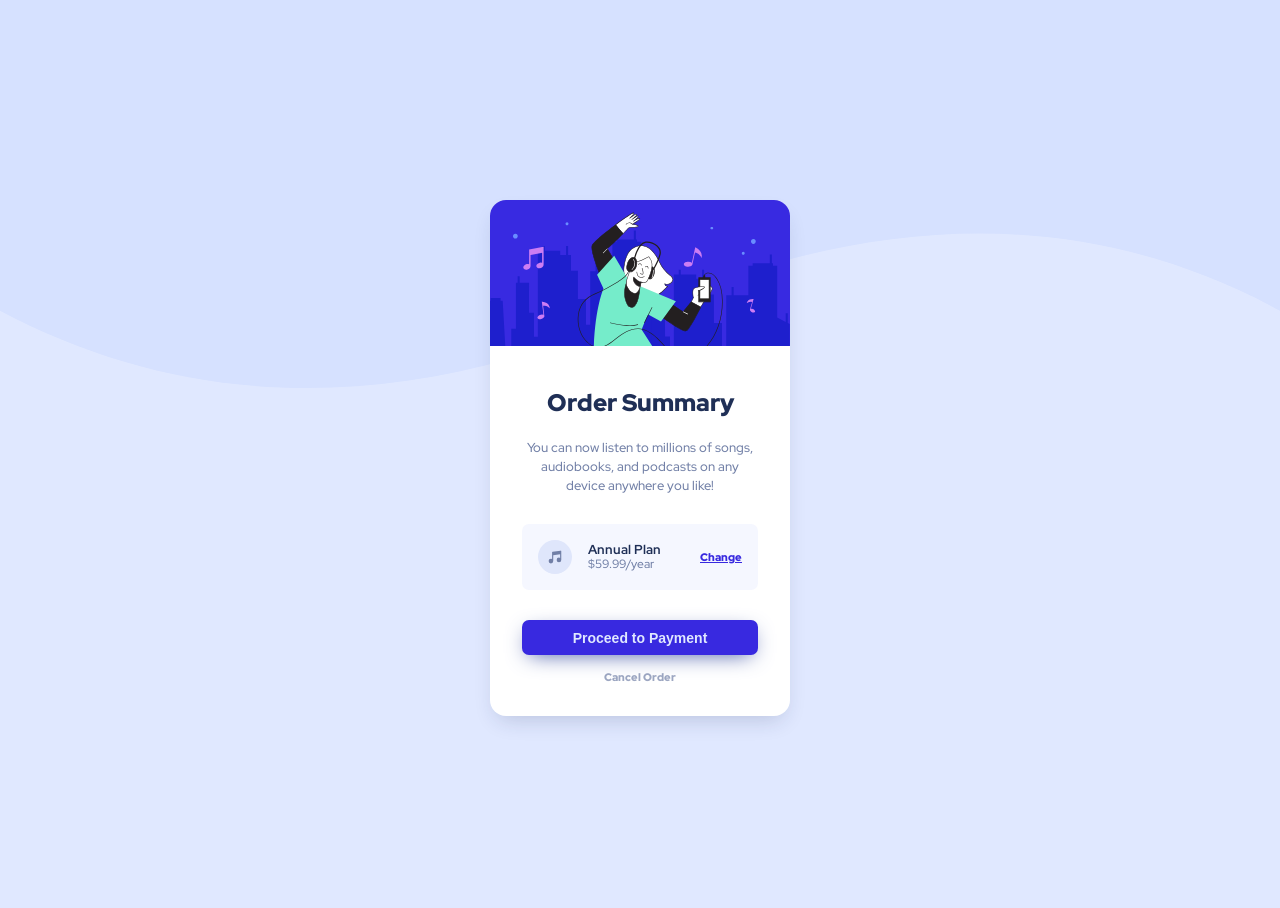
<file: docs/index.html>
<!DOCTYPE html>
<html lang="en">
  <head>
    <meta charset="UTF-8" />
    <meta http-equiv="X-UA-Compatible" content="IE=edge" />
    <meta name="viewport" content="width=device-width, initial-scale=1.0" />
    <title>Order Summary Card</title>
    <link
      rel="icon"
      type="image/png"
      sizes="32x32"
      href="/images/favicon-32x32.png"
    />
    <link rel="preconnect" href="https://fonts.googleapis.com" />
    <link rel="preconnect" href="https://fonts.gstatic.com" crossorigin />
    <link
      href="https://fonts.googleapis.com/css2?family=Red+Hat+Display:wght@500;700;900&display=swap"
      rel="stylesheet"
    />
    <link rel="stylesheet" href="css/style.css" />
  </head>
  <body>
      <div class="container">
        <main>
            <article>
              <header><img src="images/illustration-hero.svg" alt="hero" /></header>
              <div class="p">
                <section class="textCard"> 
                <h2>Order Summary</h2>
                <p>
                  You can now listen to millions of songs, audiobooks, and podcasts on
                  any device anywhere you like!
                </p>
              </section>
              <section class="callToAction">
                <img src="images/icon-music.svg" alt="icon-music" />
                <div><h5>Annual Plan</h5><span>$59.99/year</span></div>
                <a href="#">Change</a>
              </section>
              <section class="buttons">
                  <button>Proceed to Payment</button>
                  <a href="#">Cancel Order</a>
              </section>
              </div>
              
            </article>
          </main>
      </div>    
  </body>
</html>
</file>
<file: docs/css/style.css>
html, body {
  height: 100%;
}

body {
  font-family: "Red Hat Display", sans-serif;
  font-weight: 500;
  box-sizing: content-box;
  background-color: #e0e8ff;
  background-image: url("../images/pattern-background-desktop.svg");
  background-repeat: no-repeat;
  background-size: contain;
  background-position: top;
  color: #7280a7;
  overflow: hidden;
}
@media (max-width: 768px) {
  body {
    background-image: url("../images/pattern-background-mobile.svg");
  }
}
body a {
  color: #3e52a3;
}

.container {
  width: 100%;
  display: flex;
  justify-content: center;
  align-items: center;
  height: 100%;
}

main {
  background-color: white;
  border-radius: 16px;
  overflow: hidden;
  margin: 1rem;
  -webkit-box-shadow: 0px 10px 22px -7px rgba(31, 47, 86, 0.2);
  -moz-box-shadow: 0px 10px 22px -7px rgba(31, 47, 86, 0.2);
  box-shadow: 0px 10px 22px -7px rgba(31, 47, 86, 0.2);
}
@media (min-width: 768px) {
  main {
    max-width: 300px;
  }
}
main article header img {
  width: 100%;
}
main article .p {
  padding-left: 1rem;
  padding-right: 1rem;
}
main article .textCard {
  padding: 1rem;
}
main article .textCard h2 {
  text-align: center;
  color: #1f2f56;
  font-weight: 900;
}
main article .textCard p {
  text-align: center;
  line-height: 19px;
  font-size: 0.8rem;
}
main article .callToAction {
  margin: 0 1rem;
  padding: 1rem;
  background-color: #f5f7ff;
  border-radius: 7px;
  display: flex;
  justify-content: space-between;
  align-items: center;
}
main article .callToAction div {
  flex-grow: 3;
  line-height: 10px;
}
main article .callToAction h5 {
  color: #1f2f56;
  margin-bottom: 0.3em;
  margin-top: 0;
}
main article .callToAction span {
  font-size: 12px;
  color: #7280a7;
}
main article .callToAction img {
  margin-right: 16px;
  width: 34px;
  flex-basis: 1;
}
main article .callToAction a {
  color: #3829e0;
  font-size: 11px;
  font-weight: 900;
  flex-basis: 1;
}
main article .callToAction a:link, main article .callToAction a:visited {
  color: #3829e0;
}
main article .callToAction a:hover {
  color: rgba(114, 128, 167, 0.7);
  text-decoration: none;
}
main article .buttons {
  padding: 1rem;
  margin-bottom: 0.9rem;
  margin-top: 0.9rem;
  text-align: center;
}
main article .buttons button {
  border-radius: 7px;
  background-color: #3829e0;
  width: 100%;
  border: none;
  color: #e0e8ff;
  font-weight: 700;
  font-size: 14px;
  padding: 0.6rem;
  text-align: center;
  margin-bottom: 0.6rem;
  -webkit-box-shadow: 0px 6px 21px -7px #3e52a3;
  -moz-box-shadow: 0px 6px 21px -7px #3e52a3;
  box-shadow: 0px 6px 21px -7px #3e52a3;
  cursor: pointer;
  transition: all ease-in-out 0.2s;
}
main article .buttons button:hover {
  background-color: rgba(56, 41, 224, 0.5);
}
main article .buttons a {
  text-decoration: none;
  width: 100%;
  font-weight: 900;
  font-size: 11px;
  color: rgba(114, 128, 167, 0.7);
}
main article .buttons a:hover {
  color: #1f2f56;
}

/*# sourceMappingURL=style.css.map */
</file>
